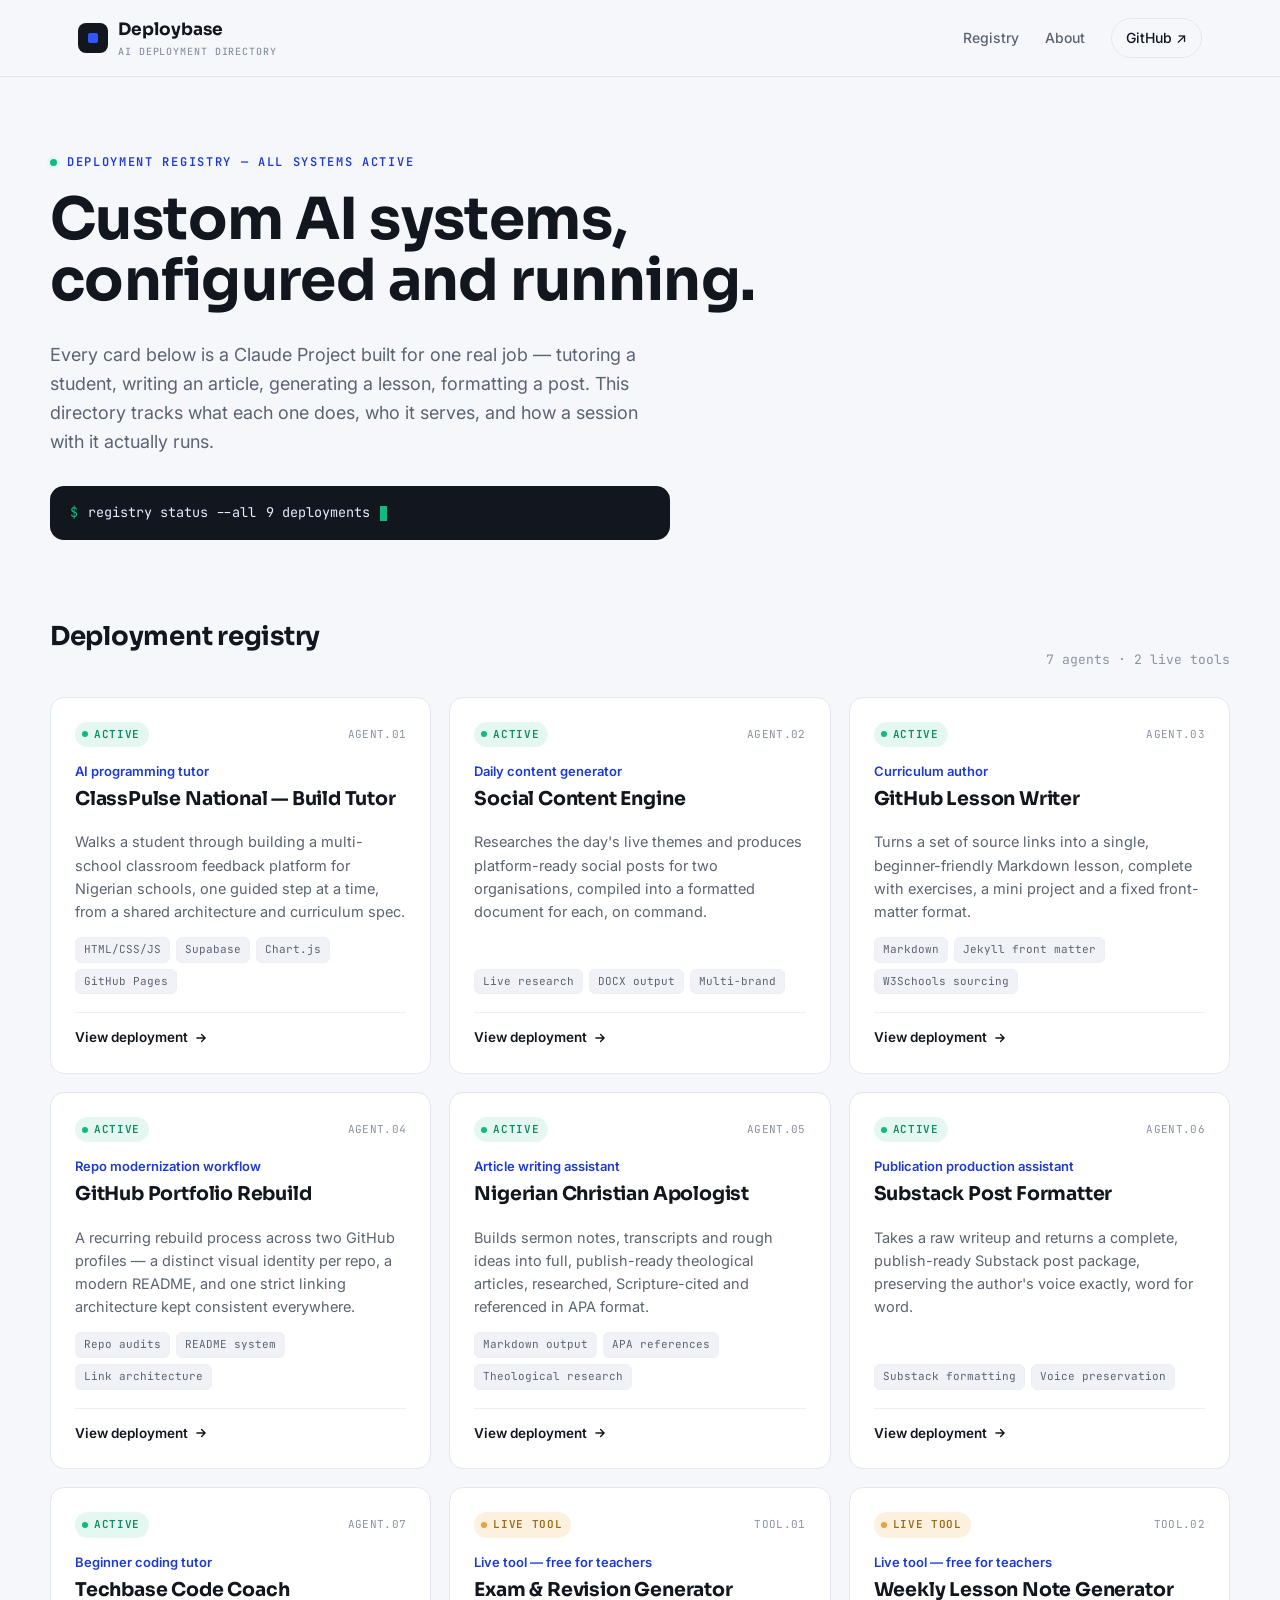
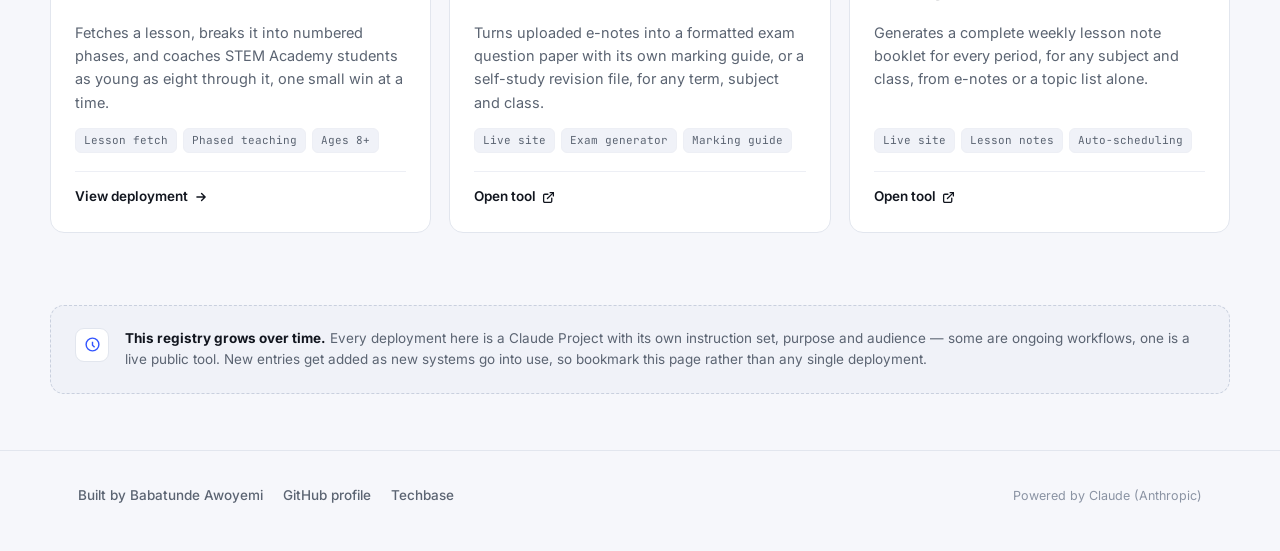
<file: index.html>
<!doctype html>
<html lang="en">
<head>
<meta charset="utf-8">
<meta name="viewport" content="width=device-width, initial-scale=1">
<title>Deploybase — AI Deployment Directory</title>
<meta name="description" content="A directory of configured, deployed AI systems — programming tutors, content engines, writing assistants and live tools built by Babatunde Awoyemi / Techbase Consultant Services.">
<link rel="preconnect" href="https://fonts.googleapis.com">
<link rel="preconnect" href="https://fonts.gstatic.com" crossorigin>
<link href="https://fonts.googleapis.com/css2?family=Sora:wght@500;600;700&family=Inter:wght@400;500;600&family=JetBrains+Mono:wght@400;500;600;700&display=swap" rel="stylesheet">
<link rel="stylesheet" href="assets/css/style.css">
</head>
<body>

<header class="site-header">
  <div class="wrap bar">
    <div class="brand">
      <span class="brand-mark"></span>
      <div>
        Deploybase
        <small>AI deployment directory</small>
      </div>
    </div>
    <nav class="nav-links">
      <a href="#registry">Registry</a>
      <a href="#about">About</a>
      <a class="cta" href="https://github.com/babatundeawo" target="_blank" rel="noopener">GitHub ↗</a>
    </nav>
  </div>
</header>

<main>
  <section class="hero wrap">
    <div class="eyebrow"><span class="dot"></span>Deployment registry — all systems active</div>
    <h1>Custom AI systems, configured and running.</h1>
    <p class="lede">Every card below is a Claude Project built for one real job — tutoring a student, writing an article, generating a lesson, formatting a post. This directory tracks what each one does, who it serves, and how a session with it actually runs.</p>
    <div class="terminal">
      <span class="prompt">$</span> registry status --all
      <span id="term-count" class="mono">…</span>
      <span class="cursor"></span>
    </div>
  </section>

  <section class="section wrap" id="registry">
    <div class="section-head">
      <h2>Deployment registry</h2>
      <span class="count" id="deploy-count">loading…</span>
    </div>
    <div class="grid" id="deploy-grid">
      <p>Loading registry…</p>
    </div>
  </section>

  <section class="section wrap" id="about">
    <div class="note-card">
      <div class="icon">
        <svg width="17" height="17" viewBox="0 0 24 24" fill="none" stroke="#3355FF" stroke-width="2"><circle cx="12" cy="12" r="9"/><path d="M12 8v5l3 3"/></svg>
      </div>
      <p><strong>This registry grows over time.</strong> Every deployment here is a Claude Project with its own instruction set, purpose and audience — some are ongoing workflows, one is a live public tool. New entries get added as new systems go into use, so bookmark this page rather than any single deployment.</p>
    </div>
  </section>
</main>

<footer class="site-footer">
  <div class="wrap row">
    <div class="links">
      <span>Built by <a href="https://babatundeawo.github.io/" target="_blank" rel="noopener">Babatunde Awoyemi</a></span>
      <a href="https://github.com/babatundeawo" target="_blank" rel="noopener">GitHub profile</a>
      <a href="https://github.com/techbaseng" target="_blank" rel="noopener">Techbase</a>
    </div>
    <span class="fine">Powered by Claude (Anthropic)</span>
  </div>
</footer>

<script src="assets/data/projects.js"></script>
<script src="assets/js/main.js"></script>
</body>
</html>
</file>
<file: assets/css/style.css>
/* =========================================================
   Deploybase — AI Deployment Directory
   Design tokens
========================================================= */
:root{
  --paper:      #F6F7FB;
  --surface:    #FFFFFF;
  --surface-2:  #F0F2F8;
  --ink:        #12161F;
  --ink-soft:   #5B6472;
  --ink-faint:  #8A93A3;
  --line:       #E2E6EE;
  --line-soft:  #EDEFF5;
  --accent:     #3355FF;
  --accent-ink: #1E3AD6;
  --accent-soft:#EAEEFF;
  --live:       #10B981;
  --live-soft:  #E4F8F1;
  --amber:      #E8A33D;
  --amber-soft: #FCF1DF;

  --font-display: 'Sora', 'Segoe UI', sans-serif;
  --font-body:    'Inter', 'Segoe UI', sans-serif;
  --font-mono:    'JetBrains Mono', 'SFMono-Regular', Consolas, monospace;

  --radius: 14px;
  --radius-sm: 8px;
  --max: 1180px;
}

*{ box-sizing:border-box; }
html{ scroll-behavior:smooth; }
body{
  margin:0;
  background:var(--paper);
  color:var(--ink);
  font-family:var(--font-body);
  font-size:16px;
  line-height:1.6;
  -webkit-font-smoothing:antialiased;
}
img{ max-width:100%; display:block; }
a{ color:inherit; text-decoration:none; }
:focus-visible{ outline:2px solid var(--accent); outline-offset:3px; border-radius:4px; }

.wrap{ max-width:var(--max); margin:0 auto; padding:0 28px; }

h1,h2,h3{ font-family:var(--font-display); font-weight:700; margin:0 0 .5em; letter-spacing:-0.01em; }
p{ margin:0 0 1em; color:var(--ink-soft); }
code, .mono{ font-family:var(--font-mono); }

/* =========================================================
   Header
========================================================= */
.site-header{
  position:sticky; top:0; z-index:40;
  background:rgba(246,247,251,0.86);
  backdrop-filter:blur(10px);
  border-bottom:1px solid var(--line);
}
.site-header .bar{
  display:flex; align-items:center; justify-content:space-between;
  padding:16px 28px;
}
.brand{ display:flex; align-items:center; gap:10px; font-family:var(--font-display); font-weight:700; font-size:17px; color:var(--ink); }
.brand-mark{
  width:30px; height:30px; border-radius:8px;
  background:var(--ink);
  display:flex; align-items:center; justify-content:center;
  position:relative;
}
.brand-mark::before{
  content:"";
  width:10px; height:10px; border-radius:2px;
  background:var(--accent);
}
.brand small{
  display:block; font-family:var(--font-mono); font-weight:500; font-size:10px;
  letter-spacing:.09em; color:var(--ink-faint); text-transform:uppercase; margin-top:1px;
}
.nav-links{ display:flex; align-items:center; gap:26px; font-size:14px; font-weight:500; }
.nav-links a{ color:var(--ink-soft); transition:color .15s ease; }
.nav-links a:hover{ color:var(--ink); }
.nav-links .cta{
  color:var(--ink); border:1px solid var(--line); padding:8px 14px; border-radius:999px;
  display:flex; align-items:center; gap:6px;
}
.nav-links .cta:hover{ border-color:var(--accent); color:var(--accent-ink); }
.back-link{
  display:inline-flex; align-items:center; gap:6px; font-size:13px; font-weight:600;
  color:var(--ink-soft); font-family:var(--font-mono); letter-spacing:.02em;
}
.back-link:hover{ color:var(--accent-ink); }

/* =========================================================
   Hero / status strip
========================================================= */
.hero{ padding:76px 0 40px; }
.eyebrow{
  font-family:var(--font-mono); font-size:12px; letter-spacing:.14em; text-transform:uppercase;
  color:var(--accent-ink); font-weight:600; margin-bottom:18px; display:flex; align-items:center; gap:10px;
}
.eyebrow .dot{ width:7px; height:7px; border-radius:50%; background:var(--live); box-shadow:0 0 0 3px var(--live-soft); }
.hero h1{ font-size:clamp(34px, 5.4vw, 58px); line-height:1.05; max-width:780px; }
.hero .lede{ font-size:18px; max-width:600px; color:var(--ink-soft); margin-bottom:30px; }

.terminal{
  background:var(--ink); color:#E7EBFF; border-radius:var(--radius);
  padding:16px 20px; font-family:var(--font-mono); font-size:13.5px;
  display:flex; align-items:center; gap:10px; max-width:620px; overflow-x:auto;
  white-space:nowrap;
}
.terminal .prompt{ color:var(--live); }
.terminal .cursor{
  display:inline-block; width:7px; height:15px; background:var(--live);
  animation:blink 1.1s steps(1) infinite; vertical-align:-2px;
}
@keyframes blink{ 50%{ opacity:0; } }

/* =========================================================
   Section headers
========================================================= */
.section{ padding:36px 0; }
.section-head{ display:flex; align-items:flex-end; justify-content:space-between; gap:20px; margin-bottom:26px; flex-wrap:wrap; }
.section-head h2{ font-size:26px; }
.section-head .count{ font-family:var(--font-mono); font-size:13px; color:var(--ink-faint); }

/* =========================================================
   Deployment cards (hub grid)
========================================================= */
.grid{ display:grid; grid-template-columns:repeat(auto-fill, minmax(320px, 1fr)); gap:18px; }

.card{
  background:var(--surface); border:1px solid var(--line); border-radius:var(--radius);
  padding:24px; display:flex; flex-direction:column; gap:14px;
  transition:transform .18s ease, box-shadow .18s ease, border-color .18s ease;
}
.card:hover{ transform:translateY(-3px); box-shadow:0 14px 30px -18px rgba(18,22,31,0.28); border-color:#D7DDEA; }

.card-top{ display:flex; align-items:center; justify-content:space-between; }
.status{
  display:inline-flex; align-items:center; gap:6px; font-family:var(--font-mono); font-size:11px;
  font-weight:600; letter-spacing:.06em; text-transform:uppercase; padding:4px 9px 4px 7px;
  border-radius:999px; background:var(--live-soft); color:#0C8A63;
}
.status .dot{ width:6px; height:6px; border-radius:50%; background:var(--live); }
.status.tool{ background:var(--amber-soft); color:#9C6A16; }
.status.tool .dot{ background:var(--amber); }
.card-id{ font-family:var(--font-mono); font-size:11px; color:var(--ink-faint); letter-spacing:.03em; }

.card h3{ font-size:19px; margin-bottom:2px; }
.card .role{ font-size:13px; font-weight:600; color:var(--accent-ink); margin-bottom:2px; }
.card p{ font-size:14.5px; margin-bottom:0; flex:1; }

.chips{ display:flex; flex-wrap:wrap; gap:6px; }
.chip{
  font-family:var(--font-mono); font-size:11px; color:var(--ink-soft); background:var(--surface-2);
  border:1px solid var(--line-soft); padding:3px 8px; border-radius:6px;
}

.card-cta{
  display:flex; align-items:center; gap:6px; font-size:13.5px; font-weight:600; color:var(--ink);
  margin-top:4px; padding-top:14px; border-top:1px solid var(--line-soft);
}
.card:hover .card-cta{ color:var(--accent-ink); }
.card-cta svg{ transition:transform .18s ease; }
.card:hover .card-cta svg{ transform:translateX(3px); }

/* =========================================================
   Note / callout card
========================================================= */
.note-card{
  border:1px dashed #C9D0DE; border-radius:var(--radius); padding:22px 24px;
  display:flex; gap:16px; align-items:flex-start; background:var(--surface-2);
}
.note-card .icon{ width:34px; height:34px; border-radius:9px; background:var(--surface); border:1px solid var(--line); display:flex; align-items:center; justify-content:center; flex-shrink:0; }
.note-card p{ margin:0; font-size:13.5px; }
.note-card strong{ color:var(--ink); }

/* =========================================================
   Project detail page
========================================================= */
.page-head{ padding:52px 0 30px; border-bottom:1px solid var(--line); }
.page-head .meta-row{ display:flex; align-items:center; gap:12px; margin-bottom:18px; flex-wrap:wrap; }
.page-head h1{ font-size:clamp(30px,4.6vw,44px); max-width:760px; }
.page-head .role{ font-family:var(--font-mono); font-size:13.5px; color:var(--accent-ink); font-weight:600; margin-bottom:14px; }
.page-head .lede{ font-size:17px; max-width:700px; }

.meta-grid{
  display:grid; grid-template-columns:repeat(auto-fit,minmax(150px,1fr)); gap:1px;
  background:var(--line); border:1px solid var(--line); border-radius:var(--radius-sm); overflow:hidden; margin-top:24px;
}
.meta-grid .cell{ background:var(--surface); padding:14px 16px; }
.meta-grid .cell .label{ font-family:var(--font-mono); font-size:10.5px; letter-spacing:.08em; text-transform:uppercase; color:var(--ink-faint); margin-bottom:5px; }
.meta-grid .cell .value{ font-size:14px; font-weight:600; color:var(--ink); }

.content{ padding:44px 0; }
.content .block{ margin-bottom:44px; }
.content h2{ font-size:22px; margin-bottom:14px; }
.content h2 .tag{ font-family:var(--font-mono); font-size:12px; color:var(--ink-faint); font-weight:500; margin-right:10px; }
.content .lead-text{ font-size:16px; }
.content ul, .content ol{ padding-left:20px; margin:0 0 1em; color:var(--ink-soft); }
.content li{ margin-bottom:8px; }
.content li strong{ color:var(--ink); }

.step-list{ list-style:none; padding:0; margin:0; counter-reset:step; display:flex; flex-direction:column; gap:0; }
.step-list li{
  counter-increment:step; position:relative; padding:18px 0 18px 46px; border-top:1px solid var(--line-soft);
  margin:0;
}
.step-list li:first-child{ border-top:none; }
.step-list li::before{
  content:counter(step, decimal-leading-zero); position:absolute; left:0; top:18px;
  font-family:var(--font-mono); font-size:12px; color:var(--accent-ink); font-weight:700;
  background:var(--accent-soft); width:26px; height:26px; border-radius:7px; display:flex; align-items:center; justify-content:center;
}
.step-list strong{ display:block; color:var(--ink); margin-bottom:3px; font-size:15px; }
.step-list span{ font-size:14px; color:var(--ink-soft); }

.rule-grid{ display:grid; grid-template-columns:repeat(auto-fit,minmax(260px,1fr)); gap:14px; }
.rule{ background:var(--surface); border:1px solid var(--line); border-radius:var(--radius-sm); padding:18px 20px; }
.rule .k{ font-family:var(--font-mono); font-size:11px; color:var(--accent-ink); text-transform:uppercase; letter-spacing:.06em; font-weight:700; margin-bottom:8px; }
.rule p{ font-size:14px; margin:0; }

table.flow{ width:100%; border-collapse:collapse; font-size:14px; }
table.flow th, table.flow td{ text-align:left; padding:12px 14px; border-bottom:1px solid var(--line-soft); }
table.flow th{ font-family:var(--font-mono); font-size:11px; text-transform:uppercase; letter-spacing:.06em; color:var(--ink-faint); font-weight:600; }
table.flow td.cmd{ font-family:var(--font-mono); color:var(--accent-ink); font-weight:600; white-space:nowrap; }

.stack-row{ display:flex; flex-wrap:wrap; gap:8px; }
.stack-row .chip{ font-size:12px; padding:5px 10px; }

.cta-band{
  border-radius:var(--radius); background:var(--ink); color:#fff; padding:34px 32px;
  display:flex; align-items:center; justify-content:space-between; gap:24px; flex-wrap:wrap;
}
.cta-band h3{ color:#fff; font-size:19px; margin-bottom:4px; }
.cta-band p{ color:#AEB6C9; margin:0; font-size:13.5px; }
.btn{
  display:inline-flex; align-items:center; gap:8px; background:var(--accent); color:#fff;
  padding:11px 18px; border-radius:999px; font-weight:600; font-size:14px; white-space:nowrap;
  transition:background .15s ease;
}
.btn:hover{ background:var(--accent-ink); }
.btn.ghost{ background:transparent; border:1px solid #3B4356; color:#fff; }
.btn.ghost:hover{ background:#1B2030; }

/* =========================================================
   Footer
========================================================= */
.site-footer{ border-top:1px solid var(--line); padding:34px 0 44px; margin-top:20px; }
.site-footer .row{ display:flex; justify-content:space-between; align-items:center; gap:20px; flex-wrap:wrap; }
.site-footer .links{ display:flex; gap:20px; font-size:13.5px; font-weight:500; color:var(--ink-soft); flex-wrap:wrap; }
.site-footer .links a:hover{ color:var(--accent-ink); }
.site-footer .fine{ font-size:12.5px; color:var(--ink-faint); }

@media (max-width:720px){
  .nav-links{ display:none; }
  .hero{ padding:52px 0 30px; }
  .card-cta svg{ display:none; }
}
</file>
